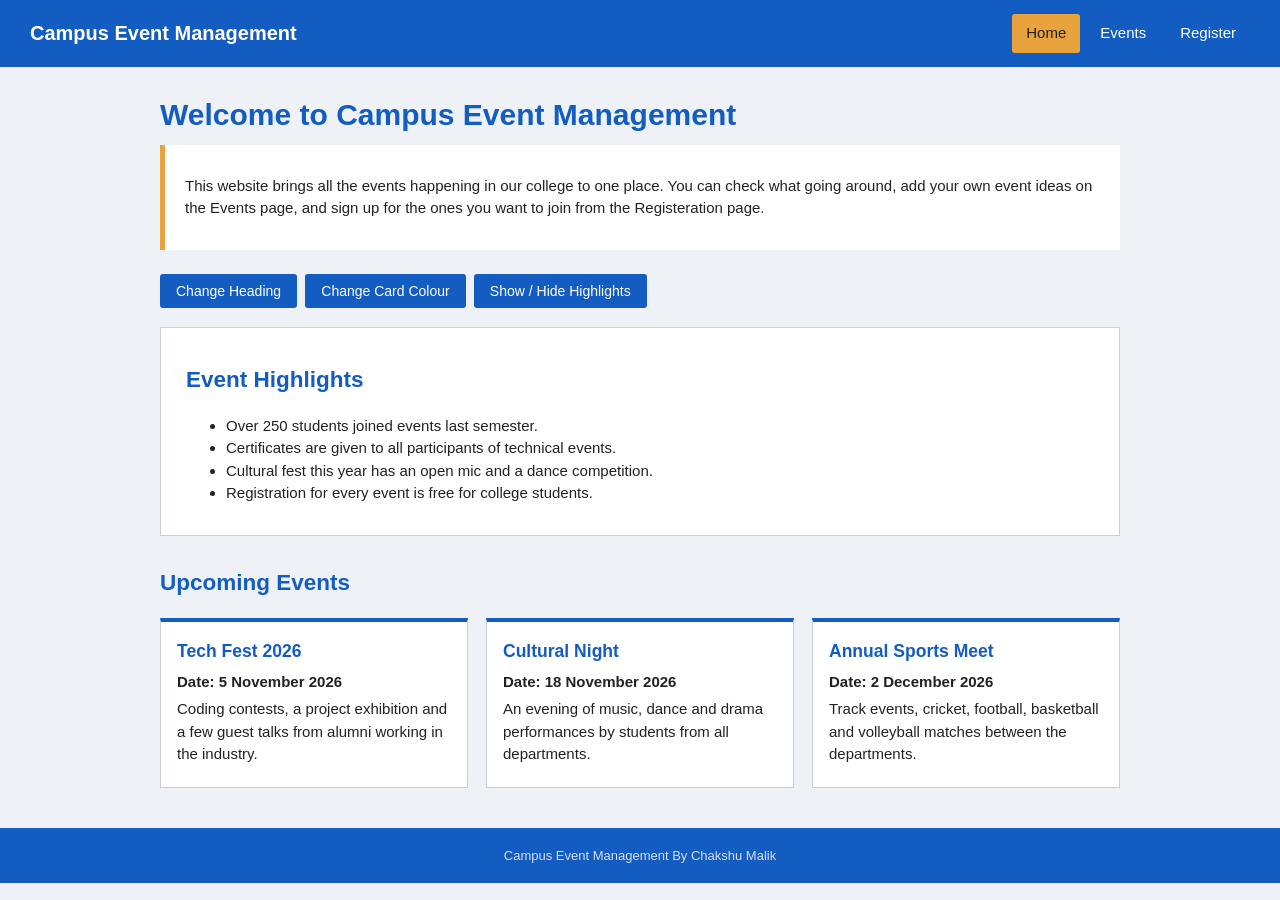
<file: index.html>
<!DOCTYPE html>
<html lang="en">
<head>
  <meta charset="UTF-8">
  <meta name="viewport" content="width=device-width, initial-scale=1.0">
  <title>Home - Campus Event Management</title>
  <link rel="stylesheet" href="style.css">
</head>
<body>

  <header>
    <p class="site-name">Campus Event Management</p>
    <nav>
      <a href="index.html" class="active">Home</a>
      <a href="events.html">Events</a>
      <a href="register.html">Register</a>
    </nav>
  </header>

  <main>
    <h1 id="main-heading">Welcome to Campus Event Management</h1>

    <div class="intro">
      <p>
        This website brings all the events happening in our college to one place.
        You can check what going around, add your own event ideas on the Events page,
        and sign up for the ones you want to join from the Registeration page.
      </p>
    </div>

    <div class="button-row">
      <button onclick="changeHeading()">Change Heading</button>
      <button onclick="changeCardColor()">Change Card Colour</button>
      <button onclick="toggleHighlights()">Show / Hide Highlights</button>
    </div>

    <div id="highlights">
      <h2>Event Highlights</h2>
      <ul>
        <li>Over 250 students joined events last semester.</li>
        <li>Certificates are given to all participants of technical events.</li>
        <li>Cultural fest this year has an open mic and a dance competition.</li>
        <li>Registration for every event is free for college students.</li>
      </ul>
    </div>

    <h2>Upcoming Events</h2>
    <div class="card-container">

      <div class="event-card" id="card1">
        <h3>Tech Fest 2026</h3>
        <p class="date">Date: 5 November 2026</p>
        <p>Coding contests, a project exhibition and a few guest talks from alumni working in the industry.</p>
      </div>

      <div class="event-card" id="card2">
        <h3>Cultural Night</h3>
        <p class="date">Date: 18 November 2026</p>
        <p>An evening of music, dance and drama performances by students from all departments.</p>
      </div>

      <div class="event-card" id="card3">
        <h3>Annual Sports Meet</h3>
        <p class="date">Date: 2 December 2026</p>
        <p>Track events, cricket, football, basketball and volleyball matches between the departments.</p>
      </div>

    </div>
  </main>

  <footer>
    Campus Event Management By Chakshu Malik
  </footer>

  <script src="script.js"></script>
</body>
</html>
</file>
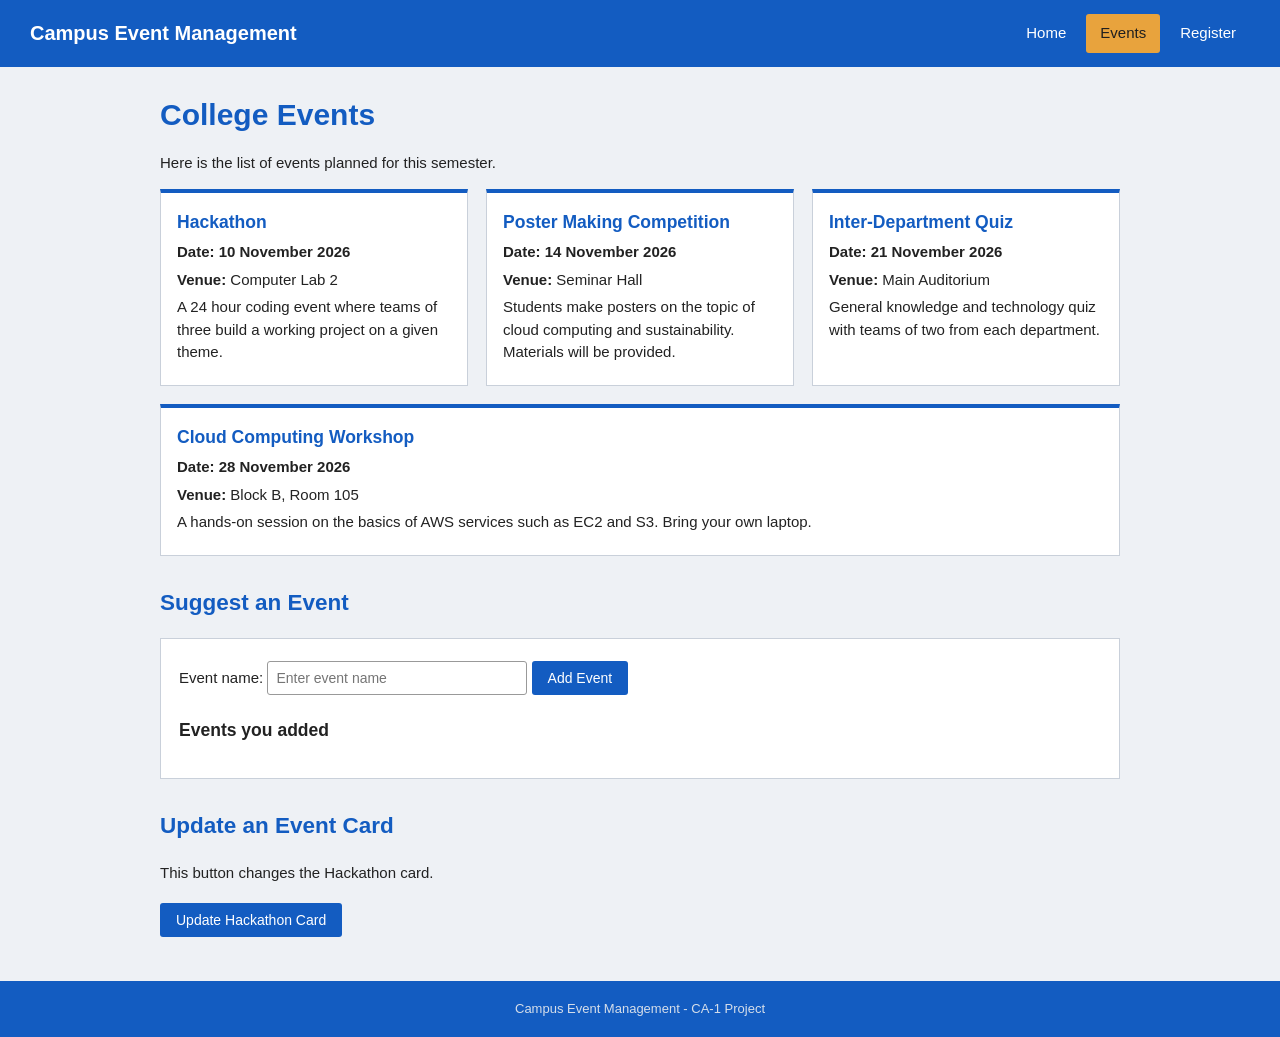
<file: events.html>
<!DOCTYPE html>
<html lang="en">
<head>
  <meta charset="UTF-8">
  <meta name="viewport" content="width=device-width, initial-scale=1.0">
  <title>Events - Campus Event Management</title>
  <link rel="stylesheet" href="style.css">
</head>
<body>

  <header>
    <p class="site-name">Campus Event Management</p>
    <nav>
      <a href="index.html">Home</a>
      <a href="events.html" class="active">Events</a>
      <a href="register.html">Register</a>
    </nav>
  </header>

  <main>
    <h1>College Events</h1>
    <p>Here is the list of events planned for this semester.</p>

    <div class="card-container">

      <div class="event-card" id="event1">
        <h3>Hackathon</h3>
        <p class="date">Date: 10 November 2026</p>
        <p><b>Venue:</b> Computer Lab 2</p>
        <p id="event1-desc">A 24 hour coding event where teams of three build a working project on a given theme.</p>
      </div>

      <div class="event-card" id="event2">
        <h3>Poster Making Competition</h3>
        <p class="date">Date: 14 November 2026</p>
        <p><b>Venue:</b> Seminar Hall</p>
        <p>Students make posters on the topic of cloud computing and sustainability. Materials will be provided.</p>
      </div>

      <div class="event-card" id="event3">
        <h3>Inter-Department Quiz</h3>
        <p class="date">Date: 21 November 2026</p>
        <p><b>Venue:</b> Main Auditorium</p>
        <p>General knowledge and technology quiz with teams of two from each department.</p>
      </div>

      <div class="event-card" id="event4">
        <h3>Cloud Computing Workshop</h3>
        <p class="date">Date: 28 November 2026</p>
        <p><b>Venue:</b> Block B, Room 105</p>
        <p>A hands-on session on the basics of AWS services such as EC2 and S3. Bring your own laptop.</p>
      </div>

    </div>

    <h2>Suggest an Event</h2>
    <div class="add-box">
      <label for="event-name">Event name: </label>
      <input type="text" id="event-name" placeholder="Enter event name">
      <button onclick="addEvent()">Add Event</button>
      <p id="event-message"></p>

      <h3>Events you added</h3>
      <ul id="added-events"></ul>
    </div>

    <h2>Update an Event Card</h2>
    <p>This button changes the Hackathon card.</p>
    <button onclick="updateEventCard()">Update Hackathon Card</button>
  </main>

  <footer>
    Campus Event Management - CA-1 Project
  </footer>

  <script src="script.js"></script>
</body>
</html>
</file>
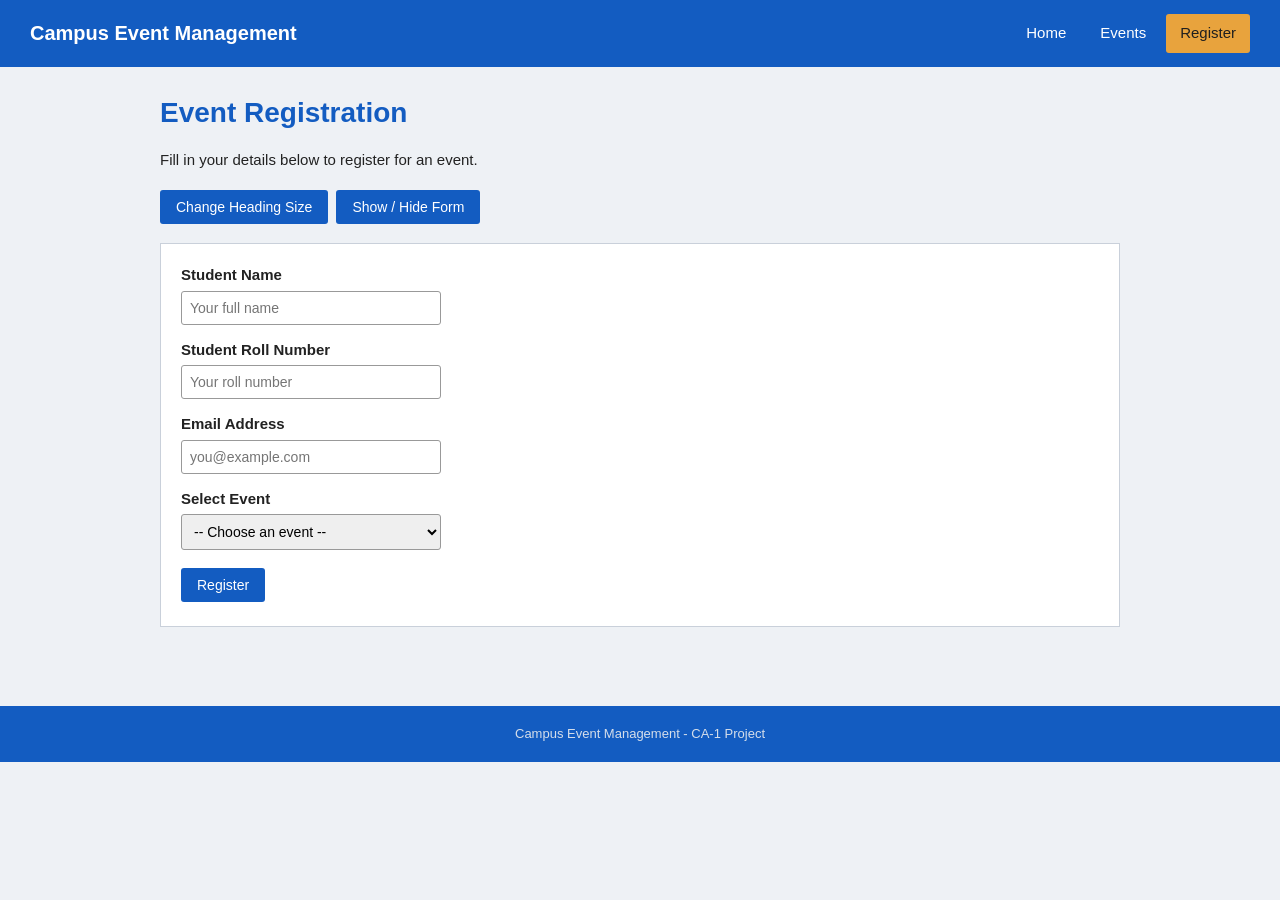
<file: register.html>
<!DOCTYPE html>
<html lang="en">
<head>
  <meta charset="UTF-8">
  <meta name="viewport" content="width=device-width, initial-scale=1.0">
  <title>Register - Campus Event Management</title>
  <link rel="stylesheet" href="style.css">
</head>
<body>

  <header>
    <p class="site-name">Campus Event Management</p>
    <nav>
      <a href="index.html">Home</a>
      <a href="events.html">Events</a>
      <a href="register.html" class="active">Register</a>
    </nav>
  </header>

  <main>
    <h1 id="registration-heading">Event Registration</h1>
    <p>Fill in your details below to register for an event.</p>

    <div class="button-row">
      <button onclick="changeFontSize()">Change Heading Size</button>
      <button onclick="toggleForm()">Show / Hide Form</button>
    </div>

    <div id="form-section">
      <div class="form-row">
        <label for="student-name">Student Name</label>
        <input type="text" id="student-name" placeholder="Your full name">
      </div>

      <div class="form-row">
        <label for="roll-number">Student Roll Number</label>
        <input type="text" id="roll-number" placeholder="Your roll number">
      </div>

      <div class="form-row">
        <label for="email">Email Address</label>
        <input type="email" id="email" placeholder="you@example.com">
      </div>

      <div class="form-row">
        <label for="event-select">Select Event</label>
        <select id="event-select">
          <option value="">-- Choose an event --</option>
          <option value="Hackathon">Hackathon</option>
          <option value="Poster Making Competition">Poster Making Competition</option>
          <option value="Inter-Department Quiz">Inter-Department Quiz</option>
          <option value="Cloud Computing Workshop">Cloud Computing Workshop</option>
        </select>
      </div>

      <button onclick="registerStudent()">Register</button>
    </div>

    <div id="reg-message"></div>
  </main>

  <footer>
    Campus Event Management - CA-1 Project
  </footer>

  <script src="script.js"></script>
</body>
</html>
</file>
<file: style.css>
* {
  box-sizing: border-box;
}

body {
  margin: 0;
  font-family: Verdana, Arial, sans-serif;
  font-size: 15px;
  line-height: 1.5;
  background-color: #eef1f5;
  color: #222;
}

header {
  background-color: #135cc1;
  color: white;
  padding: 14px 30px;
  display: flex;
  justify-content: space-between;
  align-items: center;
  flex-wrap: wrap;
}

header .site-name {
  font-size: 20px;
  font-weight: bold;
  margin: 0;
}

nav {
  display: flex;
  gap: 6px;
}

nav a {
  color: white;
  text-decoration: none;
  padding: 8px 14px;
  border-radius: 3px;
}

nav a:hover {
  background-color: #135cc1;
}

nav a.active {
  background-color: #e8a33d;
  color: #1f1f1f;
}

main {
  max-width: 1000px;
  margin: 25px auto;
  padding: 0 20px;
}

h1 {
  color: #135cc1;
  margin-bottom: 8px;
}

h2 {
  color: #135cc1;
  margin-top: 30px;
}

.intro {
  background-color: white;
  border-left: 5px solid #e8a33d;
  padding: 15px 20px;
  margin-bottom: 20px;
}

button {
  font-family: inherit;
  font-size: 14px;
  background-color: #135cc1;
  color: white;
  border: none;
  padding: 9px 16px;
  margin: 4px 4px 4px 0;
  border-radius: 3px;
  cursor: pointer;
}

button:hover {
  background-color: #135cc1;
}

.button-row {
  margin: 15px 0;
}

.card-container {
  display: flex;
  flex-wrap: wrap;
  gap: 18px;
}

.event-card {
  background-color: white;
  border: 1px solid #c9d0da;
  border-top: 4px solid #135cc1;
  padding: 16px;
  width: 300px;
  flex-grow: 1;
}

.event-card h3 {
  margin: 0 0 6px 0;
  color:#135cc1;
}

.event-card p {
  margin: 5px 0;
}

.event-card .date {
  font-weight: bold;
}

#highlights {
  background-color: white;
  border: 1px solid #c9d0da;
  padding: 5px 25px 15px 25px;
  margin-top: 10px;
}

.hidden {
  display: none;
}

.add-box {
  background-color: white;
  border: 1px solid #c9d0da;
  padding: 18px;
  margin-top: 10px;
}

input[type="text"],
input[type="email"],
select {
  font-family: inherit;
  font-size: 14px;
  padding: 8px;
  border: 1px solid #999;
  border-radius: 3px;
  width: 260px;
  max-width: 100%;
}

#event-message {
  color: #1d7a3a;
  font-weight: bold;
  margin: 10px 0 0 0;
}

#added-events {
  margin-top: 10px;
}

#added-events li {
  margin-bottom: 4px;
}

#registration-heading {
  font-size: 28px;
}

#form-section {
  background-color: white;
  border: 1px solid #c9d0da;
  padding: 20px;
  margin-top: 15px;
}

.form-row {
  display: flex;
  flex-direction: column;
  margin-bottom: 14px;
}

.form-row label {
  margin-bottom: 4px;
  font-weight: bold;
}

#reg-message {
  margin-top: 15px;
  padding: 12px 15px;
  border-radius: 3px;
}

.success {
  background-color: #dff2e5;
  border: 1px solid #1d7a3a;
  color: #14562a;
}

.error {
  background-color: #fbe3e3;
  border: 1px solid #b22a2a;
  color: #8a1f1f;
}

footer {
  text-align: center;
  padding: 18px;
  margin-top: 40px;
  background-color: #135cc1;
  color: #d5deea;
  font-size: 13px;
}

@media (max-width: 600px) {
  header {
    flex-direction: column;
    gap: 8px;
  }
}
</file>
